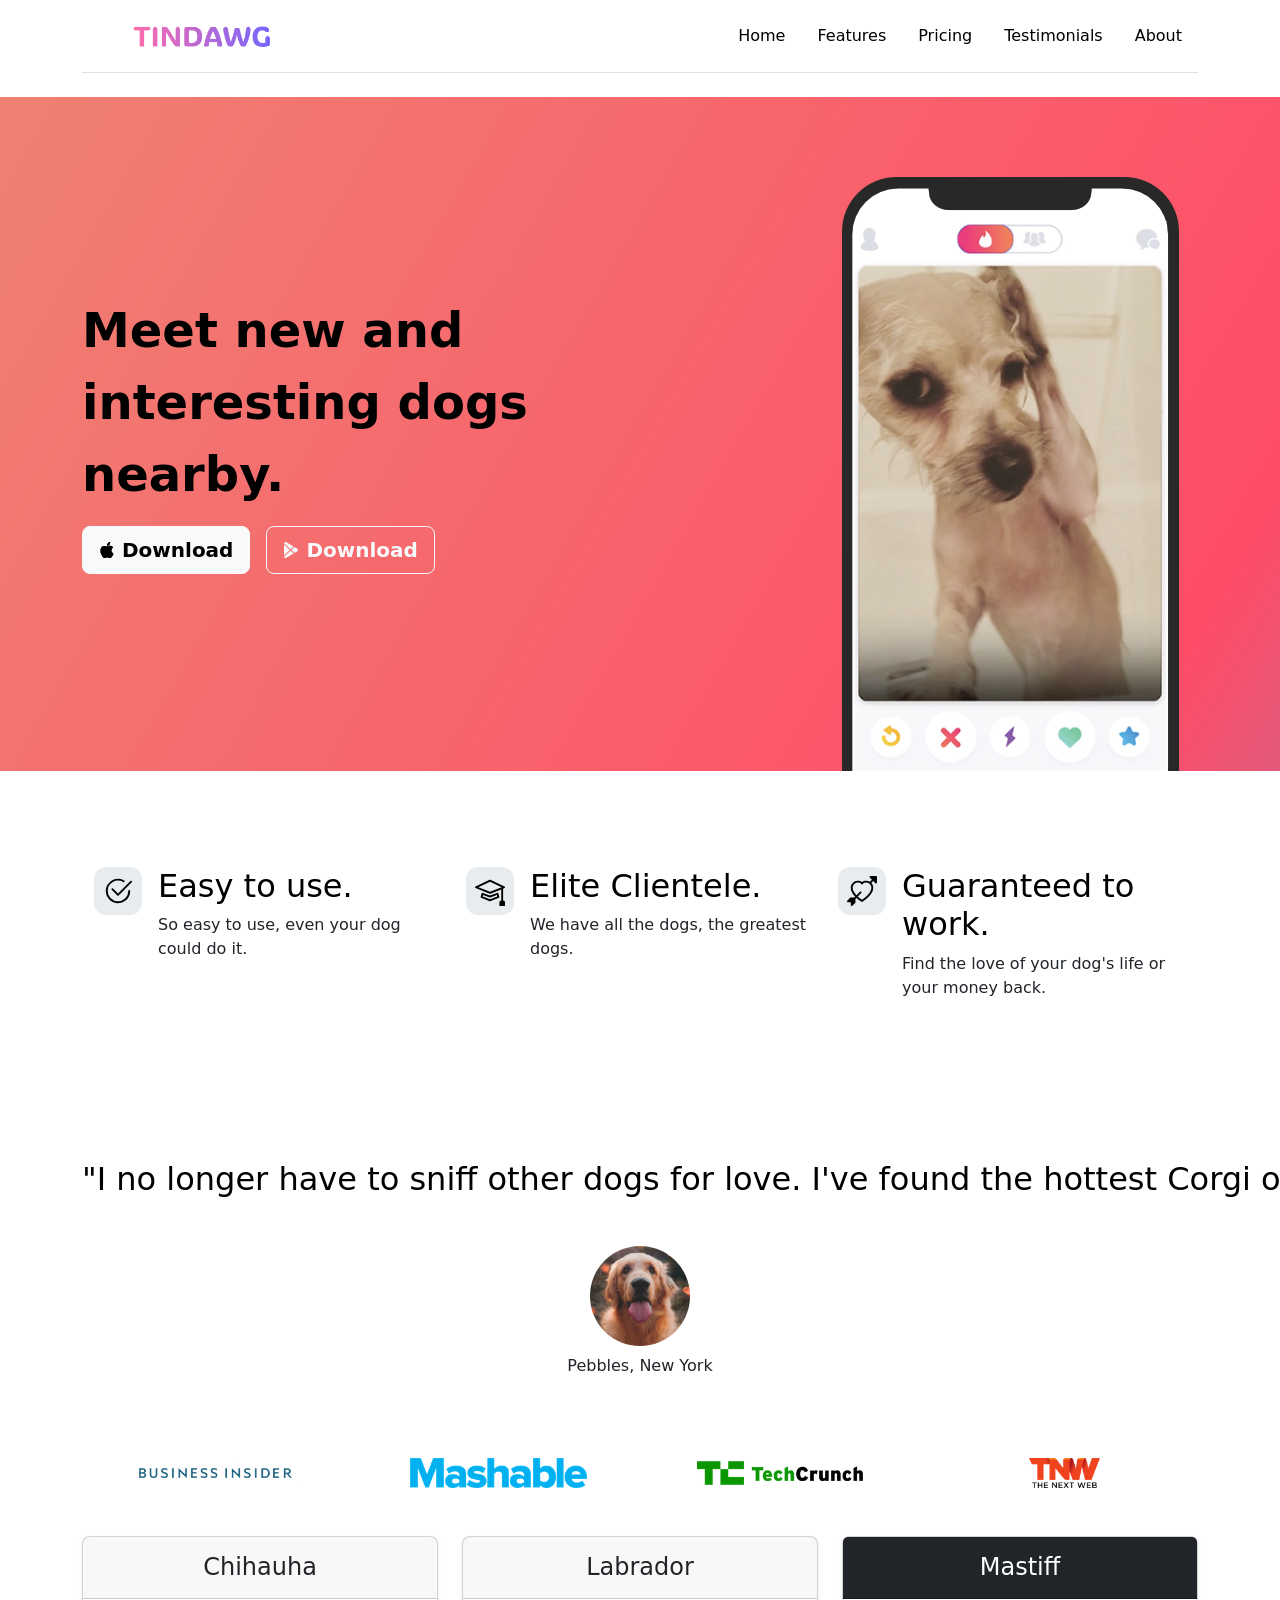
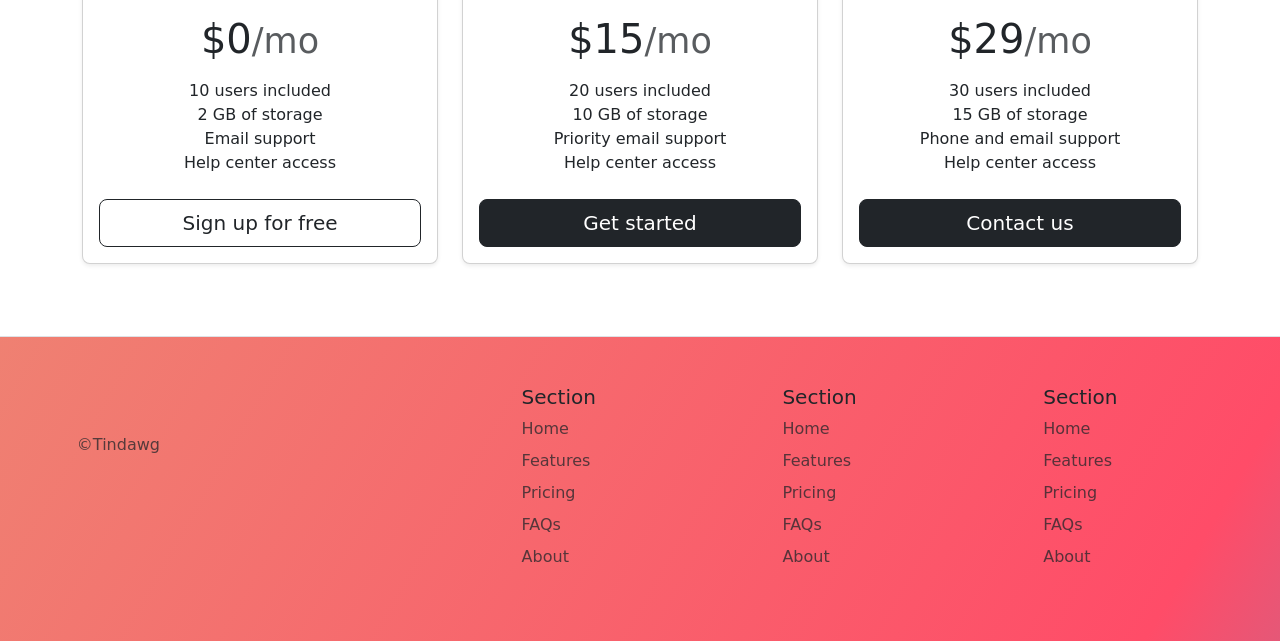
<file: index.html>
<!DOCTYPE html>
<html lang="en">

<head>
  <meta charset="UTF-8">
  <meta name="viewport" content="width=device-width, initial-scale=1.0">
  <title>TinDog</title>
  <link rel="stylesheet" href="./css/style.css">
  <link href="https://cdn.jsdelivr.net/npm/bootstrap@5.3.3/dist/css/bootstrap.min.css" rel="stylesheet" integrity="sha384-QWTKZyjpPEjISv5WaRU9OFeRpok6YctnYmDr5pNlyT2bRjXh0JMhjY6hW+ALEwIH" crossorigin="anonymous">
</head>

<body>
<section id="header">
  <div class="container">
    <header class="d-flex flex-wrap justify-content-center py-3 mb-4 border-bottom">
      <a href="index.html" class="d-flex align-items-center mb-3 mb-md-0 me-md-auto link-body-emphasis text-decoration-none">
        <svg class="bi me-2" width="40" height="40"><use xlink:href="#bootstrap"></use></svg>
       <span class="fw-"></span><img src="./images/Tindawg.png" class="img-fluid" style="height: 25px;" ></span>
      </a>

      <ul class="nav nav-pills">
        <li class="nav-item"><a href="#" class="nav-link active" aria-current="page" style="color: black; background-color: transparent;">Home</a></li>
        <li class="nav-item"><a href="#" class="nav-link" style="color: black;">Features</a></li>
        <li class="nav-item"><a href="#" class="nav-link" style="color: black;">Pricing</a></li>
        <li class="nav-item"><a href="#" class="nav-link" style="color: black;">Testimonials</a></li>
        <li class="nav-item"><a href="#" class="nav-link" style="color: black;">About</a></li>
      </ul>
    </header>
  </div>
</section>
  <!-- Title -->
  <section id="title" class="gradient-background">
    <div class="container">
      <div class="row align-items-center justify-content-between">
        <div class="col-md-6">
          <p id="meet">Meet new and interesting dogs nearby.</p>
          <div class="d-flex gap-3 align-items-center">
            <button type="button" class="btn btn-lg btn-light">
              <span class="fw-bold"><svg xmlns="http://www.w3.org/2000/svg" width="16" height="16" fill="currentColor"
                class="bi bi-apple mb-1" viewBox="0 0 16 16">
<path
                  d="M11.182.008C11.148-.03 9.923.023 8.857 1.18c-1.066 1.156-.902 2.482-.878 2.516.024.034 1.52.087 2.475-1.258.955-1.345.762-2.391.728-2.43Zm3.314 11.733c-.048-.096-2.325-1.234-2.113-3.422.212-2.189 1.675-2.789 1.698-2.854.023-.065-.597-.79-1.254-1.157a3.692 3.692 0 0 0-1.563-.434c-.108-.003-.483-.095-1.254.116-.508.139-1.653.589-1.968.607-.316.018-1.256-.522-2.267-.665-.647-.125-1.333.131-1.824.328-.49.196-1.422.754-2.074 2.237-.652 1.482-.311 3.83-.067 4.56.244.729.625 1.924 1.273 2.796.576.984 1.34 1.667 1.659 1.899.319.232 1.219.386 1.843.067.502-.308 1.408-.485 1.766-.472.357.013 1.061.154 1.782.539.571.197 1.111.115 1.652-.105.541-.221 1.324-1.059 2.238-2.758.347-.79.505-1.217.473-1.282Z" />
<path
                  d="M11.182.008C11.148-.03 9.923.023 8.857 1.18c-1.066 1.156-.902 2.482-.878 2.516.024.034 1.52.087 2.475-1.258.955-1.345.762-2.391.728-2.43Zm3.314 11.733c-.048-.096-2.325-1.234-2.113-3.422.212-2.189 1.675-2.789 1.698-2.854.023-.065-.597-.79-1.254-1.157a3.692 3.692 0 0 0-1.563-.434c-.108-.003-.483-.095-1.254.116-.508.139-1.653.589-1.968.607-.316.018-1.256-.522-2.267-.665-.647-.125-1.333.131-1.824.328-.49.196-1.422.754-2.074 2.237-.652 1.482-.311 3.83-.067 4.56.244.729.625 1.924 1.273 2.796.576.984 1.34 1.667 1.659 1.899.319.232 1.219.386 1.843.067.502-.308 1.408-.485 1.766-.472.357.013 1.061.154 1.782.539.571.197 1.111.115 1.652-.105.541-.221 1.324-1.059 2.238-2.758.347-.79.505-1.217.473-1.282Z" />
</svg> Download</span>
            </button>
            <button type="button" class="btn btn-lg btn-outline-light">
              <span class="fw-bold"><svg xmlns="http://www.w3.org/2000/svg" width="16" height="16" fill="currentColor"
                class="bi bi-google-play mb-1" viewBox="0 0 16 16">
<path
                  d="M14.222 9.374c1.037-.61 1.037-2.137 0-2.748L11.528 5.04 8.32 8l3.207 2.96 2.694-1.586Zm-3.595 2.116L7.583 8.68 1.03 14.73c.201 1.029 1.36 1.61 2.303 1.055l7.294-4.295ZM1 13.396V2.603L6.846 8 1 13.396ZM1.03 1.27l6.553 6.05 3.044-2.81L3.333.215C2.39-.341 1.231.24 1.03 1.27Z" />
</svg> Download</span>
            </button>
          </div>
        </div>
        <div class="col-md-4">
          <img src="./images/iphone.png" id="iphone" class="img-fluid">
        </div>
      </div>
    </div>
  </section>
  <!-- Features -->
  <section id="features">
    <div class="container px-4 py-5" id="hanging-icons">
     
      <div class="row g-4 py-5 row-cols-1 row-cols-lg-3">
        <div class="col d-flex align-items-start">
          <div class="icon-square text-body-emphasis bg-body-secondary d-inline-flex align-items-center justify-content-center fs-4 flex-shrink-0 me-3">
            <svg xmlns="http://www.w3.org/2000/svg" height="30" fill="currentColor" class="bi bi-check2-circle" viewBox="0 0 16 16">
              <path d="M2.5 8a5.5 5.5 0 0 1 8.25-4.764.5.5 0 0 0 .5-.866A6.5 6.5 0 1 0 14.5 8a.5.5 0 0 0-1 0 5.5 5.5 0 1 1-11 0z" />
              <path d="M15.354 3.354a.5.5 0 0 0-.708-.708L8 9.293 5.354 6.646a.5.5 0 1 0-.708.708l3 3a.5.5 0 0 0 .708 0l7-7z" />
            </svg>
          </div>
          <div>
            <h3 class="fs-2 text-body-emphasis">Easy to use.</h3>
            <p>So easy to use, even your dog could do it.</p>
            
          </div>
        </div>
        <div class="col d-flex align-items-start">
          <div class="icon-square text-body-emphasis bg-body-secondary d-inline-flex align-items-center justify-content-center fs-4 flex-shrink-0 me-3">
            <svg class="bi"  height="30"><use xlink:href="#cpu-fill"></use><svg xmlns="http://www.w3.org/2000/svg" height="30" fill="currentColor" class="bi bi-mortarboard" viewBox="0 0 16 16">
              <path d="M8.211 2.047a.5.5 0 0 0-.422 0l-7.5 3.5a.5.5 0 0 0 .025.917l7.5 3a.5.5 0 0 0 .372 0L14 7.14V13a1 1 0 0 0-1 1v2h3v-2a1 1 0 0 0-1-1V6.739l.686-.275a.5.5 0 0 0 .025-.917l-7.5-3.5ZM8 8.46 1.758 5.965 8 3.052l6.242 2.913L8 8.46Z"/>
              <path d="M4.176 9.032a.5.5 0 0 0-.656.327l-.5 1.7a.5.5 0 0 0 .294.605l4.5 1.8a.5.5 0 0 0 .372 0l4.5-1.8a.5.5 0 0 0 .294-.605l-.5-1.7a.5.5 0 0 0-.656-.327L8 10.466 4.176 9.032Zm-.068 1.873.22-.748 3.496 1.311a.5.5 0 0 0 .352 0l3.496-1.311.22.748L8 12.46l-3.892-1.556Z"/>
              </svg></svg>
          </div>
          <div>
            <h3 class="fs-2 text-body-emphasis">Elite Clientele.</h3>
            <p>We have all the dogs, the greatest dogs.</p>
           
            </a>
          </div>
        </div>
        <div class="col d-flex align-items-start">
          <div class="icon-square text-body-emphasis bg-body-secondary d-inline-flex align-items-center justify-content-center fs-4 flex-shrink-0 me-3">
            <svg class="bi"  height="30"><use xlink:href="#tools"></use>
              <svg xmlns="http://www.w3.org/2000/svg" height="30" fill="currentColor" class="bi bi-arrow-through-heart"
              viewBox="0 0 16 16">
<path fill-rule="evenodd"
                d="M2.854 15.854A.5.5 0 0 1 2 15.5V14H.5a.5.5 0 0 1-.354-.854l1.5-1.5A.5.5 0 0 1 2 11.5h1.793l.53-.53c-.771-.802-1.328-1.58-1.704-2.32-.798-1.575-.775-2.996-.213-4.092C3.426 2.565 6.18 1.809 8 3.233c1.25-.98 2.944-.928 4.212-.152L13.292 2 12.147.854A.5.5 0 0 1 12.5 0h3a.5.5 0 0 1 .5.5v3a.5.5 0 0 1-.854.354L14 2.707l-1.006 1.006c.236.248.44.531.6.845.562 1.096.585 2.517-.213 4.092-.793 1.563-2.395 3.288-5.105 5.08L8 13.912l-.276-.182a21.86 21.86 0 0 1-2.685-2.062l-.539.54V14a.5.5 0 0 1-.146.354l-1.5 1.5Zm2.893-4.894A20.419 20.419 0 0 0 8 12.71c2.456-1.666 3.827-3.207 4.489-4.512.679-1.34.607-2.42.215-3.185-.817-1.595-3.087-2.054-4.346-.761L8 4.62l-.358-.368c-1.259-1.293-3.53-.834-4.346.761-.392.766-.464 1.845.215 3.185.323.636.815 1.33 1.519 2.065l1.866-1.867a.5.5 0 1 1 .708.708L5.747 10.96Z" />
</svg></svg>
          </div>
          <div>
            <h3 class="fs-2 text-body-emphasis">Guaranteed to work.</h3>
            <p>Find the love of your dog's life or your money back.</p>
           
          </div>
        </div>
      </div>
    </div>
  </section>
  <!-- Testimonial -->
  <section id="testimonial">

<div class="container align-items-center justify-content-center my-5 py-0" id="testbg">
  <h2 class="text-body-emphasis pb-0">"I no longer have to sniff other dogs for love. I've found the hottest Corgi on TinDog. Woof."</h2>
</div>
<div class="container align-items-center justify-content-center d-flex mb-2 mt-0">
<img class="profile-img mt-0 pt-0 d-flex" src="./images/dog-img.jpg" id="Dawg">
</div>
<div class="container d-flex justify-content-center align-items-center">
    <p>Pebbles, New York</p>
</div>
<div class="container">
  <div class="row g-3 align-items-center justify-content-center my-5">
    <div class="col-12 col-md-3 text-center">
      <img src="./images/bizinsider.png" class="img-fluid tests" alt="Business Insider">
    </div>
    <div class="col-12 col-md-3 text-center">
      <img src="./images/mashable.png" class="img-fluid tests" alt="Mashable">
    </div>
    <div class="col-12 col-md-3 text-center">
      <img src="./images/techcrunch.png" class="img-fluid tests" alt="TechCrunch">
    </div>
    <div class="col-12 col-md-3 text-center">
      <img src="./images/tnw.png" class="img-fluid tests" alt="TNW ">
    </div>
  </div>
</div>

  
  </div>

  </section>
  <!-- Pricing -->
  <section id="pricing">
    <div class="container">
<div class="row row-cols-1 row-cols-md-3 mb-3 text-center">
  <div class="col">
    <div class="card mb-4 rounded-3 shadow-sm">
      <div class="card-header py-3">
        <h4 class="my-0 fw-normal">Chihauha</h4>
      </div>
      <div class="card-body">
        <h1 class="card-title pricing-card-title">$0<small class="text-body-secondary fw-light">/mo</small></h1>
        <ul class="list-unstyled mt-3 mb-4">
          <li>10 users included</li>
          <li>2 GB of storage</li>
          <li>Email support</li>
          <li>Help center access</li>
        </ul>
        <button type="button" class="w-100 btn btn-lg btn-outline-dark">Sign up for free</button>
      </div>
    </div>
  </div>

  <div class="col">
    <div class="card mb-4 rounded-3 shadow-sm">
      <div class="card-header py-3">
        <h4 class="my-0 fw-normal">Labrador</h4>
      </div>
      <div class="card-body">
        <h1 class="card-title pricing-card-title">$15<small class="text-body-secondary fw-light">/mo</small></h1>
        <ul class="list-unstyled mt-3 mb-4">
          <li>20 users included</li>
          <li>10 GB of storage</li>
          <li>Priority email support</li>
          <li>Help center access</li>
        </ul>
        <button type="button" class="w-100 btn btn-lg btn-dark">Get started</button>
      </div>
    </div>
  </div>

  <div class="col">
    <div class="card mb-4 rounded-3 shadow-sm">
      <div class="card-header py-3 text-bg-dark border-pdark">
        <h4 class="my-0 fw-normal">Mastiff</h4>
      </div>
      <div class="card-body">
        <h1 class="card-title pricing-card-title">$29<small class="text-body-secondary fw-light">/mo</small></h1>
        <ul class="list-unstyled mt-3 mb-4">
          <li>30 users included</li>
          <li>15 GB of storage</li>
          <li>Phone and email support</li>
          <li>Help center access</li>
        </ul>
        <button type="button" class="w-100 btn btn-lg btn-dark">Contact us</button>
      </div>
    </div>
  </div>
</div>
  
</section>
  <!-- Footer -->
  <section id="footer">
  <footer class="row row-cols-1 row-cols-sm-2 row-cols-md-5 py-5 mt-5 border-top gradient-background">
    <div class="col mb-3">
      <a href="/" class="d-flex align-items-center mb-3 link-body-emphasis text-decoration-none" aria-label="Bootstrap">
        <svg class="bi me-2" width="40" height="32" aria-hidden="true">
          <use xlink:href="#bootstrap"></use>
        </svg>
      </a>
      <p class="text-body-secondary d-flex justify-content-center">©Tindawg</p>
    </div>

    <div class="col mb-3"></div>

    <div class="col mb-3">
      <h5>Section</h5>
      <ul class="nav flex-column">
        <li class="nav-item mb-2">
          <a href="#" class="nav-link p-0 text-body-secondary">Home</a>
        </li>
        <li class="nav-item mb-2">
          <a href="#" class="nav-link p-0 text-body-secondary">Features</a>
        </li>
        <li class="nav-item mb-2">
          <a href="#" class="nav-link p-0 text-body-secondary">Pricing</a>
        </li>
        <li class="nav-item mb-2">
          <a href="#" class="nav-link p-0 text-body-secondary">FAQs</a>
        </li>
        <li class="nav-item mb-2">
          <a href="#" class="nav-link p-0 text-body-secondary">About</a>
        </li>
      </ul>
    </div>

    <div class="col mb-3">
      <h5>Section</h5>
      <ul class="nav flex-column">
        <li class="nav-item mb-2">
          <a href="#" class="nav-link p-0 text-body-secondary">Home</a>
        </li>
        <li class="nav-item mb-2">
          <a href="#" class="nav-link p-0 text-body-secondary">Features</a>
        </li>
        <li class="nav-item mb-2">
          <a href="#" class="nav-link p-0 text-body-secondary">Pricing</a>
        </li>
        <li class="nav-item mb-2">
          <a href="#" class="nav-link p-0 text-body-secondary">FAQs</a>
        </li>
        <li class="nav-item mb-2">
          <a href="#" class="nav-link p-0 text-body-secondary">About</a>
        </li>
      </ul>
    </div>

    <div class="col mb-3">
      <h5>Section</h5>
      <ul class="nav flex-column">
        <li class="nav-item mb-2">
          <a href="#" class="nav-link p-0 text-body-secondary">Home</a>
        </li>
        <li class="nav-item mb-2">
          <a href="#" class="nav-link p-0 text-body-secondary">Features</a>
        </li>
        <li class="nav-item mb-2">
          <a href="#" class="nav-link p-0 text-body-secondary">Pricing</a>
        </li>
        <li class="nav-item mb-2">
          <a href="#" class="nav-link p-0 text-body-secondary">FAQs</a>
        </li>
        <li class="nav-item mb-2">
          <a href="#" class="nav-link p-0 text-body-secondary">About</a>
        </li>
      </ul>
    </div>
  </footer>
</section>

<script src="https://cdn.jsdelivr.net/npm/bootstrap@5.3.3/dist/js/bootstrap.bundle.min.js"
  integrity="sha384-YvpcrYf0tY3lHB60NNkmXc5s9fDVZLESaAA55NDzOxhy9GkcIdslK1eN7N6jIeHz"
  crossorigin="anonymous"></script>



</body>

</html>
</file>
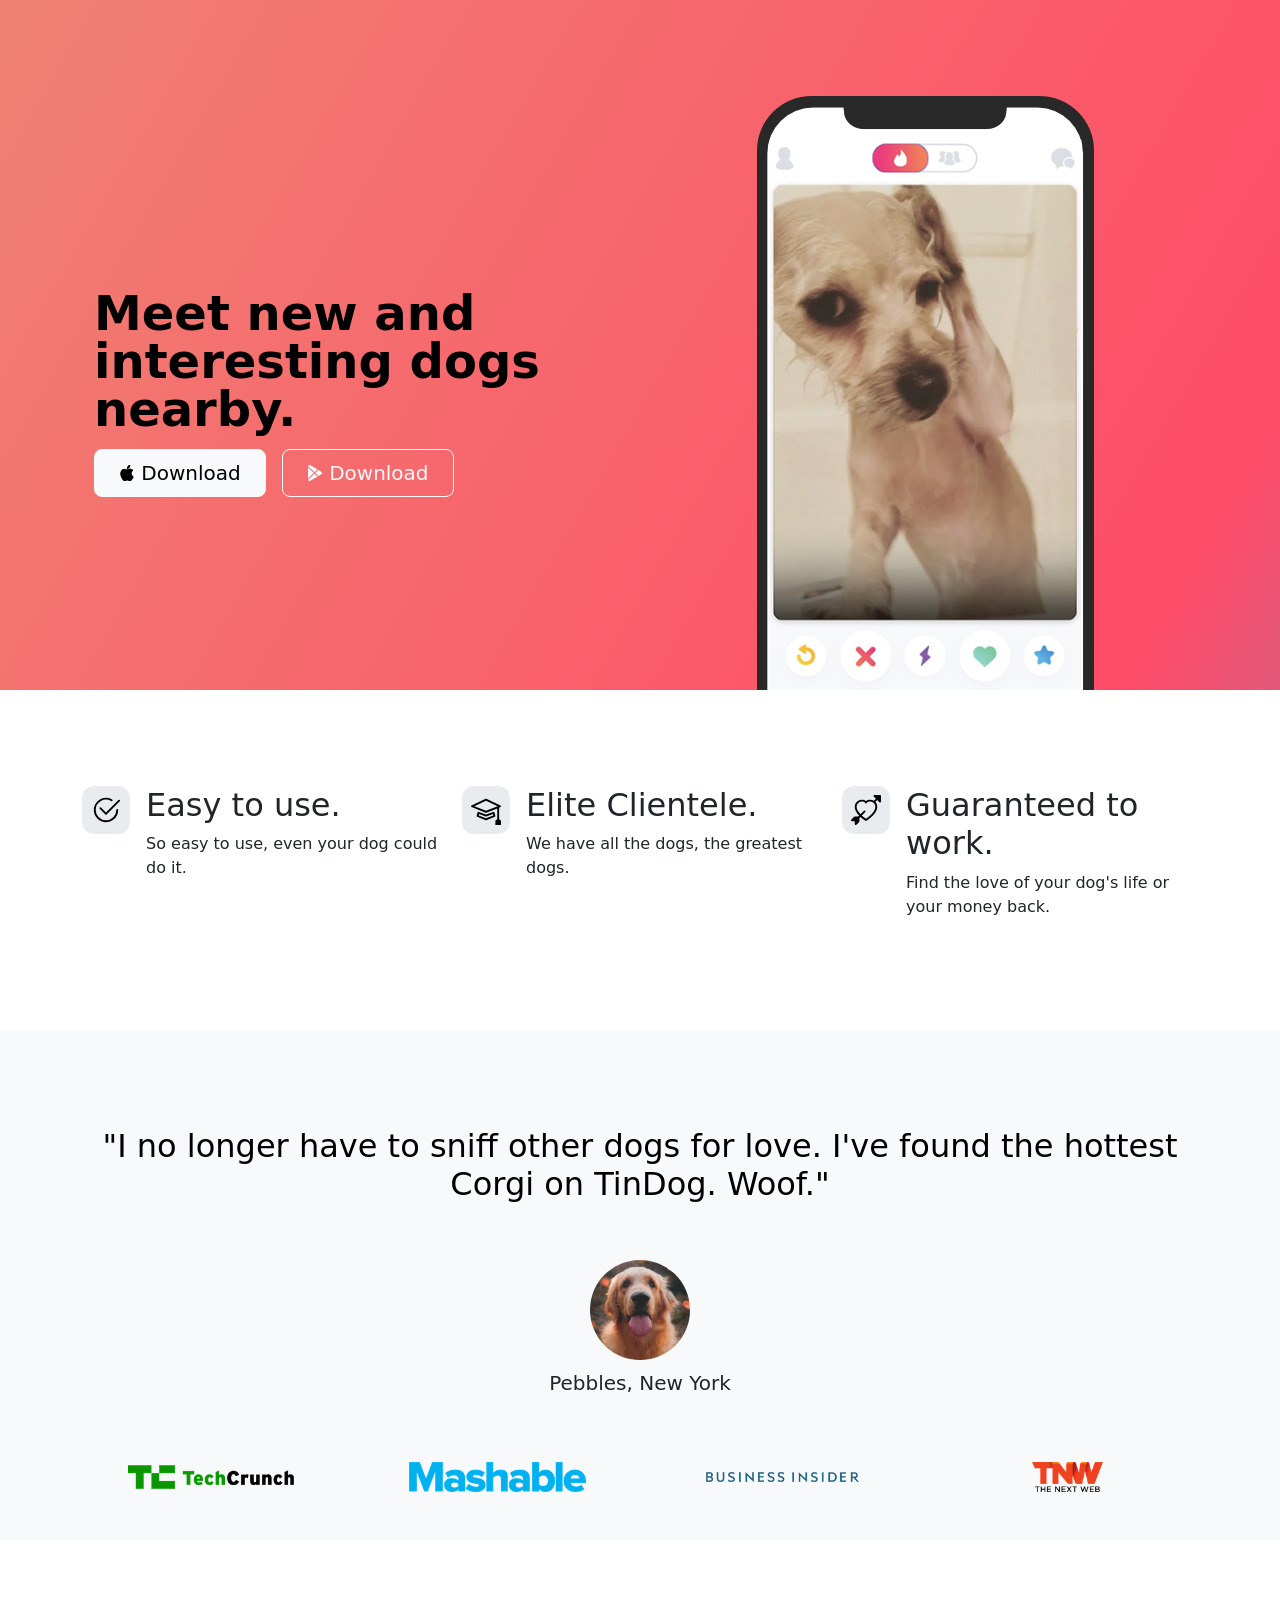
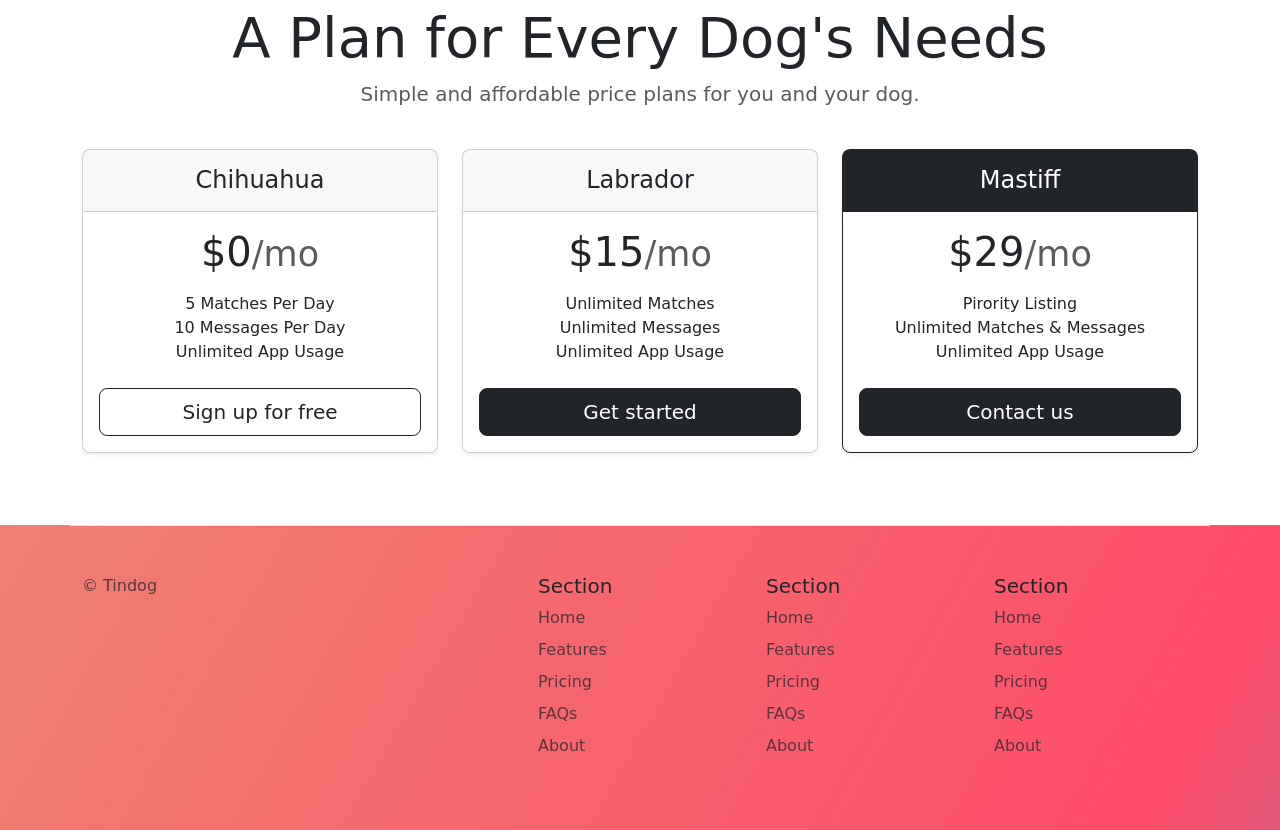
<file: solution.html>
<!DOCTYPE html>
<html lang="en">

<head>
  <meta charset="UTF-8">
  <meta name="viewport" content="width=device-width, initial-scale=1.0">
  <title>TinDog</title>
  <link href="https://cdn.jsdelivr.net/npm/bootstrap@5.3.0-alpha3/dist/css/bootstrap.min.css" rel="stylesheet"
    integrity="sha384-KK94CHFLLe+nY2dmCWGMq91rCGa5gtU4mk92HdvYe+M/SXH301p5ILy+dN9+nJOZ" crossorigin="anonymous">
  <link rel="stylesheet" href="./css/solution.css">
</head>

<body>


  <!-- Title -->
  <section id="title" class="gradient-background">

    <div class="container col-xxl-8 px-4 pt-5">
      <div class="row flex-lg-row-reverse align-items-center g-5 pt-5">
        <div class="col-10 col-sm-8 col-lg-6">
          <img src="./images/iphone.png" class="d-block mx-lg-auto img-fluid" alt="Bootstrap Themes" height="200"
            loading="lazy">
        </div>
        <div class="col-lg-6">
          <h1 class="display-5 fw-bold text-body-emphasis lh-1 mb-3">Meet new and interesting dogs nearby.</h1>

          <div class="d-grid gap-2 d-md-flex justify-content-md-start">
            <button type="button" class="btn btn-light btn-lg px-4 me-md-2"><svg xmlns="http://www.w3.org/2000/svg"
                width="16" height="16" fill="currentColor" class="bi bi-apple mb-1" viewBox="0 0 16 16">
                <path
                  d="M11.182.008C11.148-.03 9.923.023 8.857 1.18c-1.066 1.156-.902 2.482-.878 2.516.024.034 1.52.087 2.475-1.258.955-1.345.762-2.391.728-2.43Zm3.314 11.733c-.048-.096-2.325-1.234-2.113-3.422.212-2.189 1.675-2.789 1.698-2.854.023-.065-.597-.79-1.254-1.157a3.692 3.692 0 0 0-1.563-.434c-.108-.003-.483-.095-1.254.116-.508.139-1.653.589-1.968.607-.316.018-1.256-.522-2.267-.665-.647-.125-1.333.131-1.824.328-.49.196-1.422.754-2.074 2.237-.652 1.482-.311 3.83-.067 4.56.244.729.625 1.924 1.273 2.796.576.984 1.34 1.667 1.659 1.899.319.232 1.219.386 1.843.067.502-.308 1.408-.485 1.766-.472.357.013 1.061.154 1.782.539.571.197 1.111.115 1.652-.105.541-.221 1.324-1.059 2.238-2.758.347-.79.505-1.217.473-1.282Z" />
                <path
                  d="M11.182.008C11.148-.03 9.923.023 8.857 1.18c-1.066 1.156-.902 2.482-.878 2.516.024.034 1.52.087 2.475-1.258.955-1.345.762-2.391.728-2.43Zm3.314 11.733c-.048-.096-2.325-1.234-2.113-3.422.212-2.189 1.675-2.789 1.698-2.854.023-.065-.597-.79-1.254-1.157a3.692 3.692 0 0 0-1.563-.434c-.108-.003-.483-.095-1.254.116-.508.139-1.653.589-1.968.607-.316.018-1.256-.522-2.267-.665-.647-.125-1.333.131-1.824.328-.49.196-1.422.754-2.074 2.237-.652 1.482-.311 3.83-.067 4.56.244.729.625 1.924 1.273 2.796.576.984 1.34 1.667 1.659 1.899.319.232 1.219.386 1.843.067.502-.308 1.408-.485 1.766-.472.357.013 1.061.154 1.782.539.571.197 1.111.115 1.652-.105.541-.221 1.324-1.059 2.238-2.758.347-.79.505-1.217.473-1.282Z" />
              </svg> Download</button>
            <button type="button" class="btn btn-outline-light btn-lg px-4"><svg xmlns="http://www.w3.org/2000/svg"
                width="16" height="16" fill="currentColor" class="bi bi-google-play mb-1" viewBox="0 0 16 16">
                <path
                  d="M14.222 9.374c1.037-.61 1.037-2.137 0-2.748L11.528 5.04 8.32 8l3.207 2.96 2.694-1.586Zm-3.595 2.116L7.583 8.68 1.03 14.73c.201 1.029 1.36 1.61 2.303 1.055l7.294-4.295ZM1 13.396V2.603L6.846 8 1 13.396ZM1.03 1.27l6.553 6.05 3.044-2.81L3.333.215C2.39-.341 1.231.24 1.03 1.27Z" />
              </svg> Download</button>
          </div>
        </div>
      </div>
    </div>
  </section>
  <!-- Features -->
  <section id="features">
    <div class="container mt-5">
      <div class="row g-4 py-5 row-cols-1 row-cols-lg-3">
        <div class="col d-flex align-items-start">
          <div
            class="icon-square text-body-emphasis bg-body-secondary d-inline-flex align-items-center justify-content-center fs-4 flex-shrink-0 me-3">
            <svg xmlns="http://www.w3.org/2000/svg" height="30" fill="currentColor" class="bi bi-check2-circle"
              viewBox="0 0 16 16">
              <path
                d="M2.5 8a5.5 5.5 0 0 1 8.25-4.764.5.5 0 0 0 .5-.866A6.5 6.5 0 1 0 14.5 8a.5.5 0 0 0-1 0 5.5 5.5 0 1 1-11 0z" />
              <path
                d="M15.354 3.354a.5.5 0 0 0-.708-.708L8 9.293 5.354 6.646a.5.5 0 1 0-.708.708l3 3a.5.5 0 0 0 .708 0l7-7z" />
            </svg>
          </div>
          <div>
            <h3 class="fs-2">Easy to use.</h3>
            <p>So easy to use, even your dog could do it.</p>

          </div>
        </div>
        <div class="col d-flex align-items-start">
          <div
            class="icon-square text-body-emphasis bg-body-secondary d-inline-flex align-items-center justify-content-center fs-4 flex-shrink-0 me-3">
            <svg xmlns="http://www.w3.org/2000/svg" height="30" fill="currentColor" class="bi bi-mortarboard"
              viewBox="0 0 16 16">
              <path
                d="M8.211 2.047a.5.5 0 0 0-.422 0l-7.5 3.5a.5.5 0 0 0 .025.917l7.5 3a.5.5 0 0 0 .372 0L14 7.14V13a1 1 0 0 0-1 1v2h3v-2a1 1 0 0 0-1-1V6.739l.686-.275a.5.5 0 0 0 .025-.917l-7.5-3.5ZM8 8.46 1.758 5.965 8 3.052l6.242 2.913L8 8.46Z" />
              <path
                d="M4.176 9.032a.5.5 0 0 0-.656.327l-.5 1.7a.5.5 0 0 0 .294.605l4.5 1.8a.5.5 0 0 0 .372 0l4.5-1.8a.5.5 0 0 0 .294-.605l-.5-1.7a.5.5 0 0 0-.656-.327L8 10.466 4.176 9.032Zm-.068 1.873.22-.748 3.496 1.311a.5.5 0 0 0 .352 0l3.496-1.311.22.748L8 12.46l-3.892-1.556Z" />
            </svg>
          </div>
          <div>
            <h3 class="fs-2">Elite Clientele.</h3>
            <p>We have all the dogs, the greatest dogs.</p>

          </div>
        </div>
        <div class="col d-flex align-items-start">
          <div
            class="icon-square text-body-emphasis bg-body-secondary d-inline-flex align-items-center justify-content-center fs-4 flex-shrink-0 me-3">
            <svg xmlns="http://www.w3.org/2000/svg" height="30" fill="currentColor" class="bi bi-arrow-through-heart"
              viewBox="0 0 16 16">
              <path fill-rule="evenodd"
                d="M2.854 15.854A.5.5 0 0 1 2 15.5V14H.5a.5.5 0 0 1-.354-.854l1.5-1.5A.5.5 0 0 1 2 11.5h1.793l.53-.53c-.771-.802-1.328-1.58-1.704-2.32-.798-1.575-.775-2.996-.213-4.092C3.426 2.565 6.18 1.809 8 3.233c1.25-.98 2.944-.928 4.212-.152L13.292 2 12.147.854A.5.5 0 0 1 12.5 0h3a.5.5 0 0 1 .5.5v3a.5.5 0 0 1-.854.354L14 2.707l-1.006 1.006c.236.248.44.531.6.845.562 1.096.585 2.517-.213 4.092-.793 1.563-2.395 3.288-5.105 5.08L8 13.912l-.276-.182a21.86 21.86 0 0 1-2.685-2.062l-.539.54V14a.5.5 0 0 1-.146.354l-1.5 1.5Zm2.893-4.894A20.419 20.419 0 0 0 8 12.71c2.456-1.666 3.827-3.207 4.489-4.512.679-1.34.607-2.42.215-3.185-.817-1.595-3.087-2.054-4.346-.761L8 4.62l-.358-.368c-1.259-1.293-3.53-.834-4.346.761-.392.766-.464 1.845.215 3.185.323.636.815 1.33 1.519 2.065l1.866-1.867a.5.5 0 1 1 .708.708L5.747 10.96Z" />
            </svg>
          </div>
          <div>
            <h3 class="fs-2">Guaranteed to work.</h3>
            <p>Find the love of your dog's life or your money back.</p>

          </div>
        </div>
      </div>
    </div>
  </section>
  <!-- Testimonial -->
  <section id="testimonial">
    <div class="my-5">
      <div class="p-5 text-center bg-body-tertiary">
        <div class="container py-5">
          <h2 class="text-body-emphasis">"I no longer have to sniff other dogs for love. I've found the hottest Corgi on
            TinDog. Woof."</h2>
          <img class="profile-img mt-5" src="./images/dog-img.jpg" alt="dog image">
          <p class="col-lg-8 mx-auto lead mt-2">
            Pebbles, New York
          </p>
        </div>

        <div class="container">
          <div class="row">
            <div class="col-lg-3 col-sm-12">
              <img src="./images/techcrunch.png" alt="techcrunch" height="30">
            </div>
            <div class="col-lg-3 col-sm-12">
              <img src="./images/mashable.png" alt="mashable" height="30">
            </div>
            <div class="col-lg-3 col-sm-12">
              <img src="./images/bizinsider.png" alt="bizinsider" height="30">
            </div>
            <div class="col-lg-3 col-sm-12">
              <img src="./images/tnw.png" alt="tnw" height="30">
            </div>
          </div>
        </div>
      </div>
    </div>
  </section>
  <!-- Pricing -->
  <section id="pricing">
    <div class="container">
      <div class="pricing-header p-3 pb-md-4 mx-auto text-center">
        <h2 class="display-4 fw-normal">A Plan for Every Dog's Needs</h2>
        <p class="fs-5 text-body-secondary">Simple and affordable price plans for you and your dog.
      </div>
      <div class="row row-cols-1 row-cols-md-3 mb-3 text-center">
        <div class="col">
          <div class="card mb-4 rounded-3 shadow-sm">
            <div class="card-header py-3">
              <h4 class="my-0 fw-normal">Chihuahua</h4>
            </div>
            <div class="card-body">
              <h1 class="card-title pricing-card-title">$0<small class="text-body-secondary fw-light">/mo</small></h1>
              <ul class="list-unstyled mt-3 mb-4">
                <li>5 Matches Per Day</li>
                <li>10 Messages Per Day</li>
                <li>Unlimited App Usage</li>
              </ul>
              <button type="button" class="w-100 btn btn-lg btn-outline-dark">Sign up for free</button>
            </div>
          </div>
        </div>
        <div class="col">
          <div class="card mb-4 rounded-3 shadow-sm">
            <div class="card-header py-3">
              <h4 class="my-0 fw-normal">Labrador</h4>
            </div>
            <div class="card-body">
              <h1 class="card-title pricing-card-title">$15<small class="text-body-secondary fw-light">/mo</small></h1>
              <ul class="list-unstyled mt-3 mb-4">
                <li>Unlimited Matches</li>
                <li>Unlimited Messages</li>
                <li>Unlimited App Usage</li>
              </ul>
              <button type="button" class="w-100 btn btn-lg btn-dark">Get started</button>
            </div>
          </div>
        </div>
        <div class="col">
          <div class="card mb-4 rounded-3 shadow-sm border-dark">
            <div class="card-header py-3 text-bg-dark border-dark">
              <h4 class="my-0 fw-normal">Mastiff</h4>
            </div>
            <div class="card-body">
              <h1 class="card-title pricing-card-title">$29<small class="text-body-secondary fw-light">/mo</small></h1>
              <ul class="list-unstyled mt-3 mb-4">
                <li>Pirority Listing</li>
                <li>Unlimited Matches & Messages</li>
                <li>Unlimited App Usage</li>
              </ul>
              <button type="button" class="w-100 btn btn-lg btn-dark">Contact us</button>
            </div>
          </div>
        </div>
      </div>
    </div>
  </section>
  <!-- Footer -->
  <section id="contact" class="gradient-background">
    <div class="container ">
      <footer class="row row-cols-1 row-cols-sm-2 row-cols-md-5 py-5 mt-5 border-top">
        <div class="col mb-3">

          <p class="text-body-secondary">© Tindog</p>
        </div>

        <div class="col mb-3">

        </div>

        <div class="col mb-3">
          <h5>Section</h5>
          <ul class="nav flex-column">
            <li class="nav-item mb-2"><a href="#" class="nav-link p-0 text-body-secondary">Home</a></li>
            <li class="nav-item mb-2"><a href="#" class="nav-link p-0 text-body-secondary">Features</a></li>
            <li class="nav-item mb-2"><a href="#" class="nav-link p-0 text-body-secondary">Pricing</a></li>
            <li class="nav-item mb-2"><a href="#" class="nav-link p-0 text-body-secondary">FAQs</a></li>
            <li class="nav-item mb-2"><a href="#" class="nav-link p-0 text-body-secondary">About</a></li>
          </ul>
        </div>

        <div class="col mb-3">
          <h5>Section</h5>
          <ul class="nav flex-column">
            <li class="nav-item mb-2"><a href="#" class="nav-link p-0 text-body-secondary">Home</a></li>
            <li class="nav-item mb-2"><a href="#" class="nav-link p-0 text-body-secondary">Features</a></li>
            <li class="nav-item mb-2"><a href="#" class="nav-link p-0 text-body-secondary">Pricing</a></li>
            <li class="nav-item mb-2"><a href="#" class="nav-link p-0 text-body-secondary">FAQs</a></li>
            <li class="nav-item mb-2"><a href="#" class="nav-link p-0 text-body-secondary">About</a></li>
          </ul>
        </div>

        <div class="col mb-3">
          <h5>Section</h5>
          <ul class="nav flex-column">
            <li class="nav-item mb-2"><a href="#" class="nav-link p-0 text-body-secondary">Home</a></li>
            <li class="nav-item mb-2"><a href="#" class="nav-link p-0 text-body-secondary">Features</a></li>
            <li class="nav-item mb-2"><a href="#" class="nav-link p-0 text-body-secondary">Pricing</a></li>
            <li class="nav-item mb-2"><a href="#" class="nav-link p-0 text-body-secondary">FAQs</a></li>
            <li class="nav-item mb-2"><a href="#" class="nav-link p-0 text-body-secondary">About</a></li>
          </ul>
        </div>
      </footer>
    </div>
  </section>
</body>

</html>
</file>
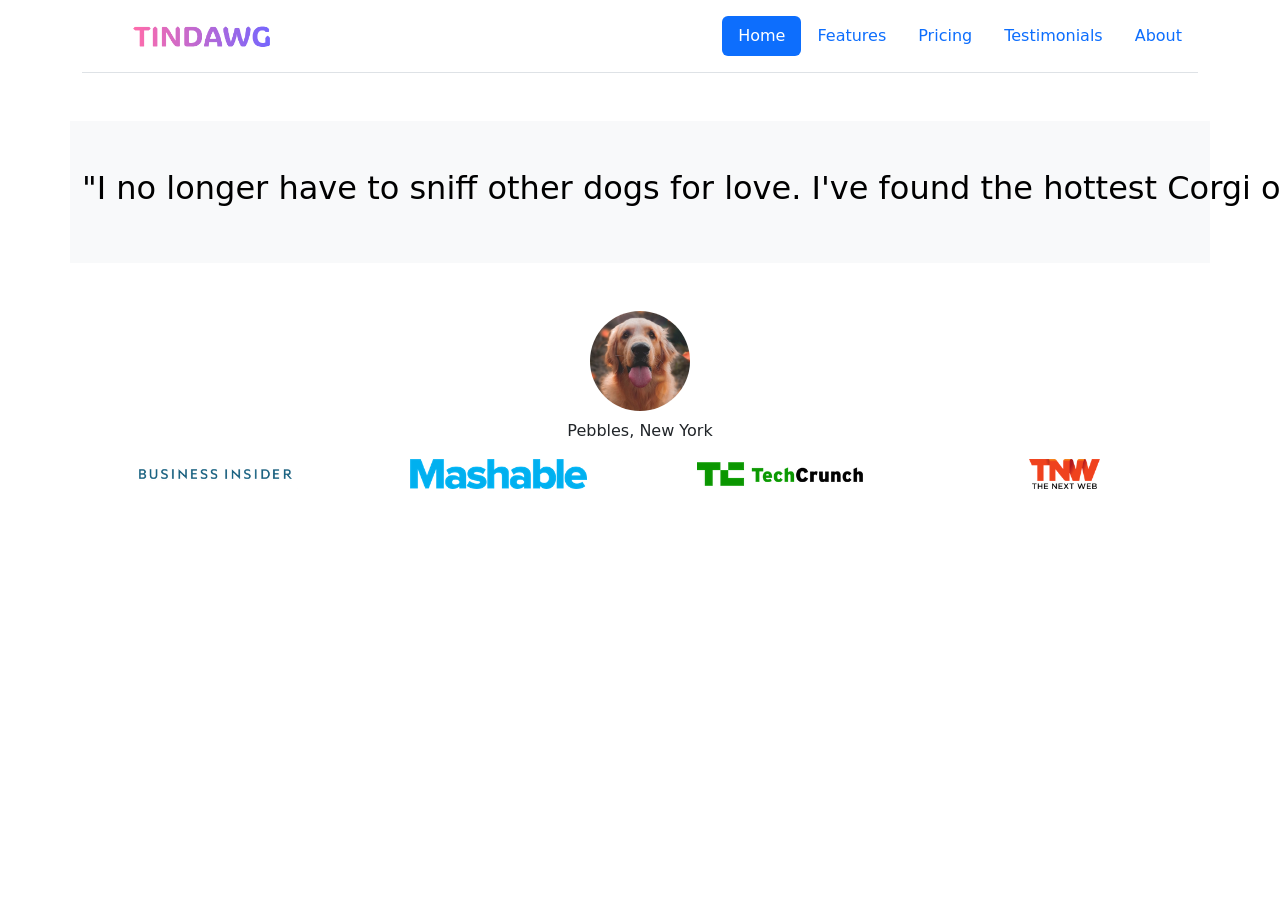
<file: testimonials.html>
<!DOCTYPE html> 
<html lang="en">

<head>
  <meta charset="UTF-8">
  <meta name="viewport" content="width=device-width, initial-scale=1.0">
  <title>TinDog</title>
  <link rel="stylesheet" href="./css/style.css">
  <link href="https://cdn.jsdelivr.net/npm/bootstrap@5.3.3/dist/css/bootstrap.min.css" rel="stylesheet" integrity="sha384-QWTKZyjpPEjISv5WaRU9OFeRpok6YctnYmDr5pNlyT2bRjXh0JMhjY6hW+ALEwIH" crossorigin="anonymous">
</head>
<body>
 
<section id="header">
  <div class="container">
    <header class="d-flex flex-wrap justify-content-center py-3 mb-4 border-bottom">
      <a href="index.html" class="d-flex align-items-center mb-3 mb-md-0 me-md-auto link-body-emphasis text-decoration-none">
        <svg class="bi me-2" width="40" height="40"><use xlink:href="#bootstrap"></use></svg>
       <span class="fw-"></span><img src="./images/Tindawg.png" class="img-fluid" style="height: 25px;" ></span>
      </a>

      <ul class="nav nav-pills">
        <li class="nav-item"><a href="#" class="nav-link active" aria-current="page">Home</a></li>
        <li class="nav-item"><a href="#" class="nav-link">Features</a></li>
        <li class="nav-item"><a href="#" class="nav-link">Pricing</a></li>
        <li class="nav-item"><a href="#" class="nav-link">Testimonials</a></li>
        <li class="nav-item"><a href="#" class="nav-link">About</a></li>
      </ul>
    </header>
  </div>
</section>

<div class="container align-items-center justify-content-center my-5 py-5 bg-body-tertiary" id="testbg">
    <h2 class="text-body-emphasis">"I no longer have to sniff other dogs for love. I've found the hottest Corgi on TinDog. Woof."</h2>
</div>
<div class="container align-items-center justify-content-center d-flex mb-2">
<img class="profile-img" src="./images/dog-img.jpg" id="Dawg">
</div>
<div class="container d-flex justify-content-center align-items-center">
    <p>Pebbles, New York</p>
</div>
<div class="container">
  <div class="row g-3 align-items-center justify-content-center">
    <div class="col-12 col-md-3 text-center">
      <img src="./images/bizinsider.png" class="img-fluid tests" alt="Business Insider">
    </div>
    <div class="col-12 col-md-3 text-center">
      <img src="./images/mashable.png" class="img-fluid tests" alt="Mashable">
    </div>
    <div class="col-12 col-md-3 text-center">
      <img src="./images/techcrunch.png" class="img-fluid tests" alt="TechCrunch">
    </div>
    <div class="col-12 col-md-3 text-center">
      <img src="./images/tnw.png" class="img-fluid tests" alt="TNW ">
    </div>
  </div>
</div>



</body>
</file>
<file: css/style.css>
.gradient-background {
  background: linear-gradient(300deg, #00bfff, #ff4c68, #ef8172);
  background-size: 180% 180%;
  animation: gradient-animation 18s ease infinite;
}

@keyframes gradient-animation {
  0% {
    background-position: 0% 50%;
  }
  50% {
    background-position: 100% 50%;
  }
  100% {
    background-position: 0% 50%;
  }
}

.icon-square {
  width: 3rem;
  height: 3rem;
  border-radius: 0.75rem;
}

.profile-img {
  height: 100px;
  border-radius: 50%;
}
.container{}
#meet{font-weight: bold; font-size:  xxx-large; color: black;}
#iphone {padding-top: 5rem;}

.no-wrap-tet {
  white-space: nowrap; 
}
#testbg h2 {
  white-space: nowrap;

}

.profile-img{
  height: 100px;
}

img.tests{
  height: 30px;
}
</file>
<file: css/solution.css>
.gradient-background {
  background: linear-gradient(300deg, #00bfff, #ff4c68, #ef8172);
  background-size: 180% 180%;
  animation: gradient-animation 18s ease infinite;
}

@keyframes gradient-animation {
  0% {
    background-position: 0% 50%;
  }
  50% {
    background-position: 100% 50%;
  }
  100% {
    background-position: 0% 50%;
  }
}

.icon-square {
  width: 3rem;
  height: 3rem;
  border-radius: 0.75rem;
}

.profile-img {
  border-radius: 50%;
  height: 100px;
}
</file>
